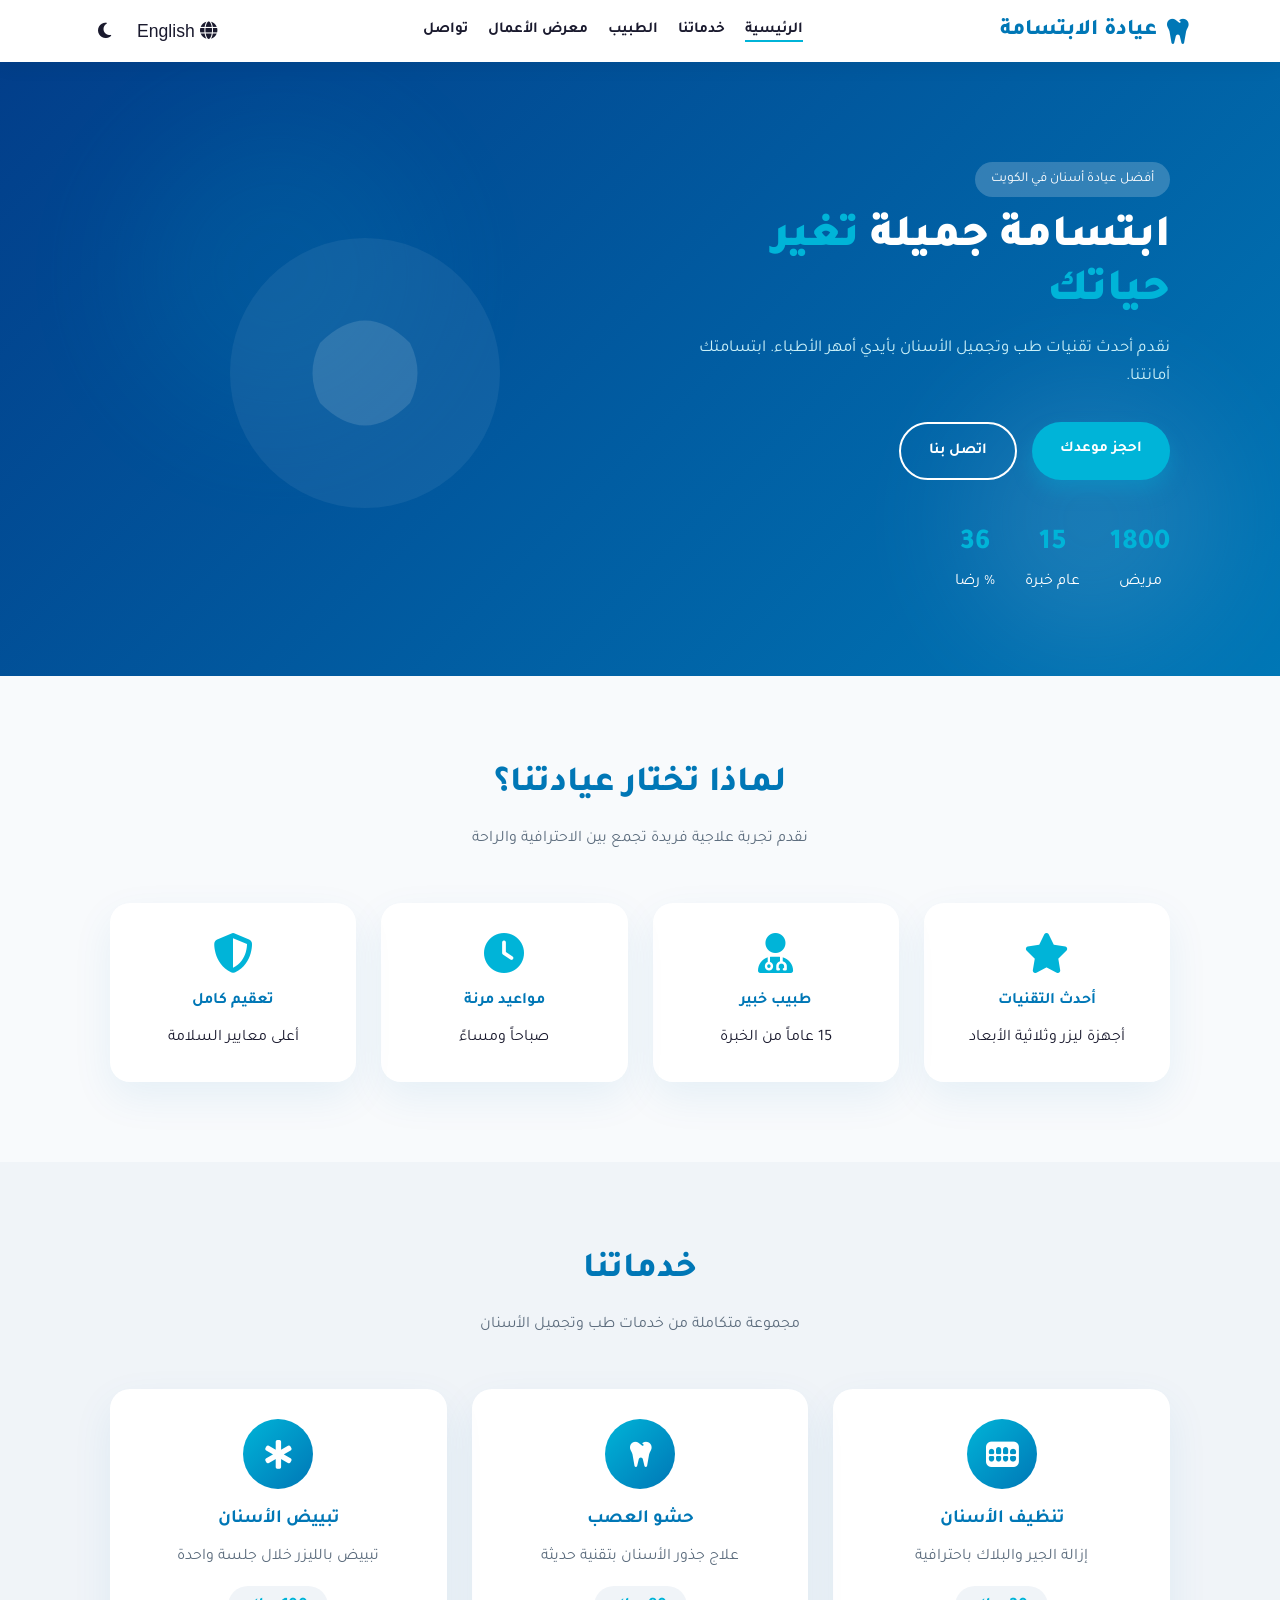
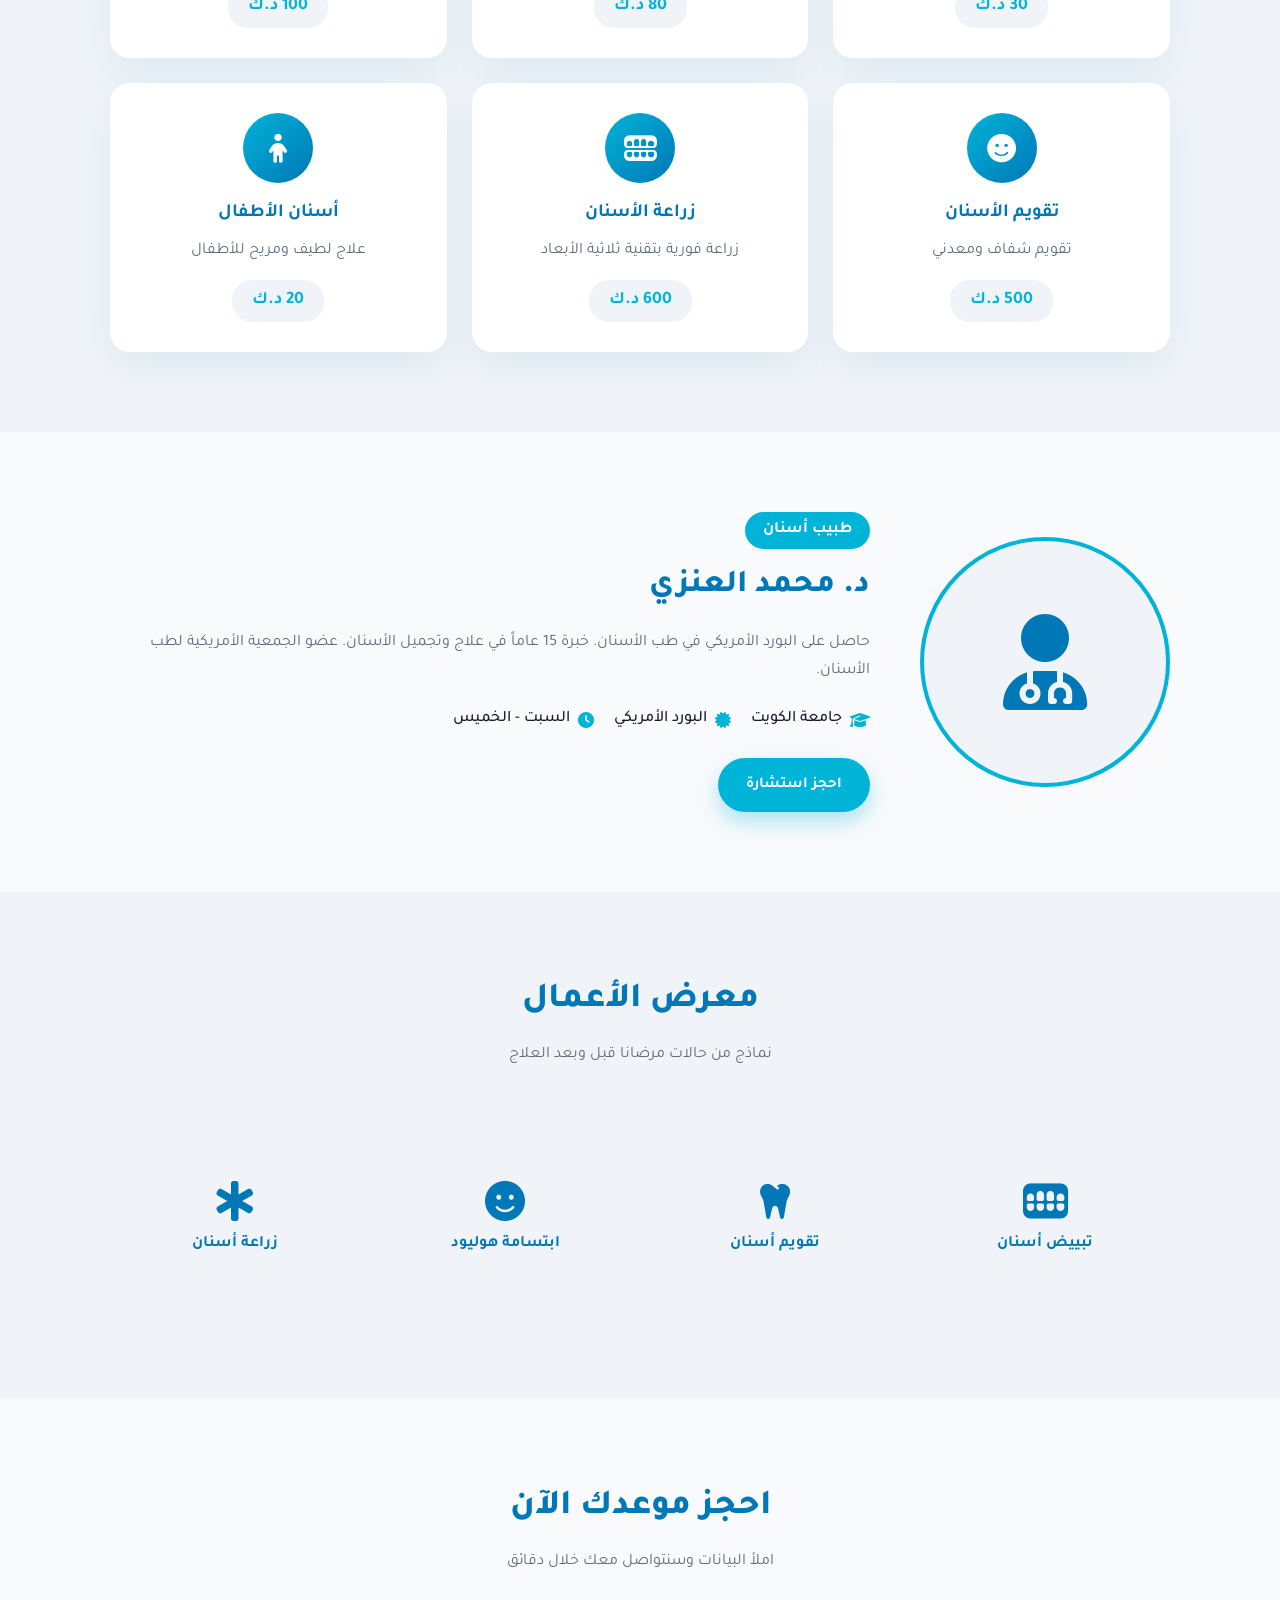
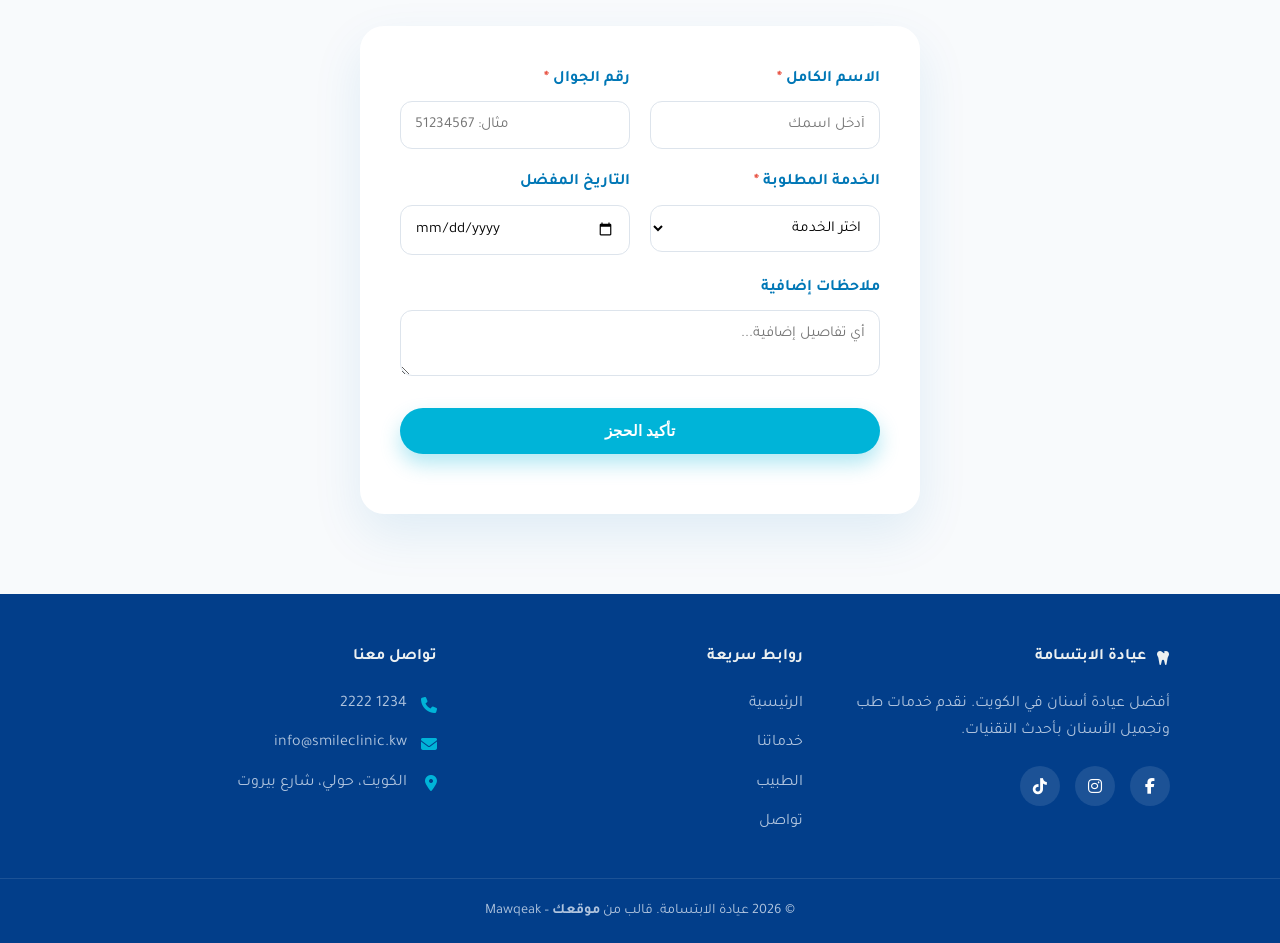
<file: index.html>
<!DOCTYPE html>
<html lang="ar" dir="rtl">
<head>
    <meta charset="UTF-8">
    <meta name="viewport" content="width=device-width, initial-scale=1.0">
    <title>عيادة الابتسامة لطب الأسنان | الكويت</title>
    <link rel="icon" type="image/svg+xml" href="data:image/svg+xml,%3Csvg xmlns='http://www.w3.org/2000/svg' viewBox='0 0 100 100'%3E%3Crect width='100' height='100' rx='20' fill='%230077b6'/%3E%3Cpath d='M40 25 Q55 10 70 25 L75 45 Q55 65 40 45Z' fill='%2300b4d8'/%3E%3Ccircle cx='55' cy='35' r='5' fill='%23fff'/%3E%3C/svg%3E">
    <link href="https://fonts.googleapis.com/css2?family=Tajawal:wght@300;400;500;700;800;900&family=Poppins:wght@300;400;500;600;700&display=swap" rel="stylesheet">
    <link rel="stylesheet" href="https://cdnjs.cloudflare.com/ajax/libs/font-awesome/6.5.0/css/all.min.css">
    <link href="https://unpkg.com/aos@2.3.1/dist/aos.css" rel="stylesheet">
    <link rel="stylesheet" href="css/style.css">
    <link rel="stylesheet" href="css/dark-mode.css" id="dark-mode-css" disabled>
</head>
<body>
    <!-- HEADER -->
    <header class="header" id="header">
        <div class="container header-container">
            <a href="#home" class="logo">
                <i class="fas fa-tooth"></i>
                <span data-i18n="brand_name">عيادة الابتسامة</span>
            </a>
            <nav class="nav-menu" id="navMenu">
                <ul class="nav-list">
                    <li><a href="#home" class="active" data-i18n="nav_home">الرئيسية</a></li>
                    <li><a href="#services" data-i18n="nav_services">خدماتنا</a></li>
                    <li><a href="#doctor" data-i18n="nav_doctor">الطبيب</a></li>
                    <li><a href="#gallery" data-i18n="nav_gallery">معرض الأعمال</a></li>
                    <li><a href="#contact" data-i18n="nav_contact">تواصل</a></li>
                </ul>
            </nav>
            <div class="header-actions">
                <button id="langToggle" class="icon-btn"><i class="fas fa-globe"></i> <span>English</span></button>
                <button id="darkModeToggle" class="icon-btn"><i class="fas fa-moon"></i></button>
            </div>
        </div>
    </header>

    <!-- HERO -->
    <section class="hero" id="home">
        <div class="hero-bg">
            <div class="glow-circle circle1"></div>
            <div class="glow-circle circle2"></div>
        </div>
        <div class="container hero-content">
            <div class="hero-text" data-aos="fade-left">
                <span class="hero-badge" data-i18n="hero_badge">أفضل عيادة أسنان في الكويت</span>
                <h1><span data-i18n="hero_title1">ابتسامة جميلة</span> <span class="accent" data-i18n="hero_title2">تغير حياتك</span></h1>
                <p data-i18n="hero_desc">نقدم أحدث تقنيات طب وتجميل الأسنان بأيدي أمهر الأطباء. ابتسامتك أمانتنا.</p>
                <div class="hero-btns">
                    <a href="#contact" class="btn btn-primary" data-i18n="hero_btn1">احجز موعدك</a>
                    <a href="tel:22221234" class="btn btn-outline" data-i18n="hero_btn2">اتصل بنا</a>
                </div>
                <div class="hero-stats">
                    <div><span class="counter" data-target="5000">0</span> <span data-i18n="stat_patients">مريض</span></div>
                    <div><span class="counter" data-target="15">0</span> <span data-i18n="stat_years">عام خبرة</span></div>
                    <div><span class="counter" data-target="98">0</span><span>%</span> <span data-i18n="stat_satisfaction">رضا</span></div>
                </div>
            </div>
            <div class="hero-visual" data-aos="fade-right">
                <img src="data:image/svg+xml,%3Csvg xmlns='http://www.w3.org/2000/svg' viewBox='0 0 400 400'%3E%3Ccircle cx='200' cy='200' r='180' fill='%23ffffff10'/%3E%3Cpath d='M140 160 Q200 100 260 160 Q280 200 260 240 Q200 300 140 240 Q120 200 140 160Z' fill='%23ffffff20'/%3E%3C/svg%3E" alt="Dental">
            </div>
        </div>
    </section>

    <!-- WHY US -->
    <section class="section" id="why">
        <div class="container">
            <div class="section-header" data-aos="fade-up">
                <h2 data-i18n="why_title">لماذا تختار عيادتنا؟</h2>
                <p data-i18n="why_sub">نقدم تجربة علاجية فريدة تجمع بين الاحترافية والراحة</p>
            </div>
            <div class="why-grid">
                <div class="why-card" data-aos="zoom-in"><i class="fas fa-star"></i><h4 data-i18n="why1_title">أحدث التقنيات</h4><p data-i18n="why1_desc">أجهزة ليزر وثلاثية الأبعاد</p></div>
                <div class="why-card" data-aos="zoom-in" data-aos-delay="100"><i class="fas fa-user-md"></i><h4 data-i18n="why2_title">طبيب خبير</h4><p data-i18n="why2_desc">15 عاماً من الخبرة</p></div>
                <div class="why-card" data-aos="zoom-in" data-aos-delay="200"><i class="fas fa-clock"></i><h4 data-i18n="why3_title">مواعيد مرنة</h4><p data-i18n="why3_desc">صباحاً ومساءً</p></div>
                <div class="why-card" data-aos="zoom-in" data-aos-delay="300"><i class="fas fa-shield-alt"></i><h4 data-i18n="why4_title">تعقيم كامل</h4><p data-i18n="why4_desc">أعلى معايير السلامة</p></div>
            </div>
        </div>
    </section>

    <!-- SERVICES -->
    <section class="section bg-light" id="services">
        <div class="container">
            <div class="section-header" data-aos="fade-up">
                <h2 data-i18n="services_title">خدماتنا</h2>
                <p data-i18n="services_sub">مجموعة متكاملة من خدمات طب وتجميل الأسنان</p>
            </div>
            <div class="services-grid">
                <div class="service-card" data-aos="fade-up"><div class="service-icon"><i class="fas fa-teeth"></i></div><h3 data-i18n="srv1_title">تنظيف الأسنان</h3><p data-i18n="srv1_desc">إزالة الجير والبلاك باحترافية</p><span class="service-price">30 د.ك</span></div>
                <div class="service-card" data-aos="fade-up" data-aos-delay="100"><div class="service-icon"><i class="fas fa-tooth"></i></div><h3 data-i18n="srv2_title">حشو العصب</h3><p data-i18n="srv2_desc">علاج جذور الأسنان بتقنية حديثة</p><span class="service-price">80 د.ك</span></div>
                <div class="service-card" data-aos="fade-up" data-aos-delay="200"><div class="service-icon"><i class="fas fa-star-of-life"></i></div><h3 data-i18n="srv3_title">تبييض الأسنان</h3><p data-i18n="srv3_desc">تبييض بالليزر خلال جلسة واحدة</p><span class="service-price">100 د.ك</span></div>
                <div class="service-card" data-aos="fade-up" data-aos-delay="300"><div class="service-icon"><i class="fas fa-smile"></i></div><h3 data-i18n="srv4_title">تقويم الأسنان</h3><p data-i18n="srv4_desc">تقويم شفاف ومعدني</p><span class="service-price">500 د.ك</span></div>
                <div class="service-card" data-aos="fade-up" data-aos-delay="400"><div class="service-icon"><i class="fas fa-teeth-open"></i></div><h3 data-i18n="srv5_title">زراعة الأسنان</h3><p data-i18n="srv5_desc">زراعة فورية بتقنية ثلاثية الأبعاد</p><span class="service-price">600 د.ك</span></div>
                <div class="service-card" data-aos="fade-up" data-aos-delay="500"><div class="service-icon"><i class="fas fa-child"></i></div><h3 data-i18n="srv6_title">أسنان الأطفال</h3><p data-i18n="srv6_desc">علاج لطيف ومريح للأطفال</p><span class="service-price">20 د.ك</span></div>
            </div>
        </div>
    </section>

    <!-- DOCTOR -->
    <section class="section" id="doctor">
        <div class="container doctor-container">
            <div class="doctor-image" data-aos="fade-left">
                <div class="doctor-avatar-large"><i class="fas fa-user-md"></i></div>
            </div>
            <div class="doctor-info" data-aos="fade-right">
                <span class="doctor-specialty" data-i18n="doc_specialty">طبيب أسنان</span>
                <h2 data-i18n="doc_name">د. محمد العنزي</h2>
                <p data-i18n="doc_desc">حاصل على البورد الأمريكي في طب الأسنان. خبرة 15 عاماً في علاج وتجميل الأسنان. عضو الجمعية الأمريكية لطب الأسنان.</p>
                <div class="doctor-meta">
                    <div><i class="fas fa-graduation-cap"></i> <span data-i18n="doc_edu">جامعة الكويت</span></div>
                    <div><i class="fas fa-certificate"></i> <span data-i18n="doc_board">البورد الأمريكي</span></div>
                    <div><i class="fas fa-clock"></i> <span data-i18n="doc_hours">السبت - الخميس</span></div>
                </div>
                <a href="#contact" class="btn btn-primary" data-i18n="doc_btn">احجز استشارة</a>
            </div>
        </div>
    </section>

    <!-- GALLERY -->
    <section class="section bg-light" id="gallery">
        <div class="container">
            <div class="section-header" data-aos="fade-up">
                <h2 data-i18n="gallery_title">معرض الأعمال</h2>
                <p data-i18n="gallery_sub">نماذج من حالات مرضانا قبل وبعد العلاج</p>
            </div>
            <div class="gallery-grid">
                <div class="gallery-item" data-aos="zoom-in"><div class="gallery-placeholder"><i class="fas fa-teeth"></i><span data-i18n="gal1">تبييض أسنان</span></div></div>
                <div class="gallery-item" data-aos="zoom-in" data-aos-delay="100"><div class="gallery-placeholder"><i class="fas fa-tooth"></i><span data-i18n="gal2">تقويم أسنان</span></div></div>
                <div class="gallery-item" data-aos="zoom-in" data-aos-delay="200"><div class="gallery-placeholder"><i class="fas fa-smile"></i><span data-i18n="gal3">ابتسامة هوليود</span></div></div>
                <div class="gallery-item" data-aos="zoom-in" data-aos-delay="300"><div class="gallery-placeholder"><i class="fas fa-star-of-life"></i><span data-i18n="gal4">زراعة أسنان</span></div></div>
            </div>
        </div>
    </section>

<!-- ========== BOOKING ========== -->
<section class="section booking" id="contact">
    <div class="container booking-container">
        <div class="section-header" data-aos="fade-down">
            <h2 data-i18n="book_title">احجز موعدك الآن</h2>
            <p data-i18n="book_sub">املأ البيانات وسنتواصل معك خلال دقائق</p>
        </div>
        <form id="bookingForm" class="booking-form" data-aos="zoom-in">
            <div class="form-row">
                <div class="form-group required-field"><label data-i18n="form_name">الاسم الكامل</label><input type="text" id="name" required placeholder="أدخل اسمك"></div>
                <div class="form-group required-field"><label data-i18n="form_phone">رقم الجوال</label><input type="tel" id="phone" required placeholder="مثال: 51234567"></div>
            </div>
            <div class="form-row">
                <div class="form-group required-field"><label data-i18n="form_service">الخدمة المطلوبة</label><select id="service" required><option value="" data-i18n="select_service">اختر الخدمة</option><option value="cleaning" data-i18n="srv1_title">تنظيف الأسنان</option><option value="root" data-i18n="srv2_title">حشو العصب</option><option value="whitening" data-i18n="srv3_title">تبييض الأسنان</option><option value="braces" data-i18n="srv4_title">تقويم الأسنان</option><option value="implant" data-i18n="srv5_title">زراعة الأسنان</option><option value="kids" data-i18n="srv6_title">أسنان الأطفال</option></select></div>
                <div class="form-group"><label data-i18n="form_date">التاريخ المفضل</label><input type="date" id="date"></div>
            </div>
            <div class="form-group full"><label data-i18n="form_notes">ملاحظات إضافية</label><textarea id="notes" rows="2" placeholder="أي تفاصيل إضافية..."></textarea></div>
            <button type="button" class="btn btn-primary btn-block" data-i18n="form_submit" onclick="openPaymentModal()">تأكيد الحجز</button>
            <div id="formFeedback" class="form-feedback"></div>
        </form>
    </div>
</section>

<!-- ========== مودال طرق الدفع ========== -->
<div class="modal" id="paymentModal">
    <div class="modal-content payment-modal-content">
        <span class="modal-close" onclick="document.getElementById('paymentModal').classList.remove('active')">&times;</span>
        <h2 data-i18n="payment_modal_title">اختر طريقة الدفع</h2>
        <div class="payment-options-modal" id="paymentOptionsModal">
            <button class="payment-option-btn" id="btnCod" onclick="selectPayment('cod')">
                <i class="fas fa-hand-holding-usd"></i>
                <span data-i18n="payment_cod">دفع عند الاستلام</span>
            </button>
            <button class="payment-option-btn" id="btnBank" onclick="selectPayment('bank')">
                <i class="fas fa-university"></i>
                <span data-i18n="payment_bank">تحويل بنكي</span>
            </button>
        </div>
        <div id="bankSection" style="display: none;">
            <div class="bank-info-box">
                <h4 data-i18n="bank_details_title">معلومات الحساب البنكي</h4>
                <div class="bank-info-grid">
                    <div class="bank-info-item"><i class="fas fa-building-columns"></i> <span data-i18n="bank_name">بنك الكويت الوطني</span></div>
                    <div class="bank-info-item"><i class="fas fa-user"></i> <span>عيادة الابتسامة</span></div>
                    <div class="bank-info-item"><i class="fas fa-hashtag"></i> <span data-i18n="bank_account">رقم الحساب: 1234567890</span></div>
                    <div class="bank-info-item"><i class="fas fa-barcode"></i> <span data-i18n="bank_iban">IBAN: KW12345678901234567890</span></div>
                </div>
                <div class="upload-section">
                    <label data-i18n="upload_label">ارفع صورة إيصال التحويل</label>
                    <div class="upload-area" id="uploadArea">
                        <input type="file" id="receiptFile" accept="image/*" hidden>
                        <i class="fas fa-cloud-upload-alt"></i>
                        <span data-i18n="upload_placeholder">اضغط أو اسحب الصورة هنا</span>
                        <img id="previewImage" style="display: none; max-width: 100%; max-height: 200px; margin-top: 10px; border-radius: 12px;">
                    </div>
                </div>
            </div>
        </div>
        <div id="modalActions" style="display: none; text-align: center; margin-top: 20px;">
            <button class="btn btn-primary" onclick="submitBooking()" data-i18n="confirm_booking">تأكيد وإرسال الحجز</button>
        </div>
        <div id="modalFeedback" class="form-feedback" style="margin-top: 15px;"></div>
    </div>
</div>

    <!-- FOOTER -->
    <footer class="footer">
        <div class="container footer-grid">
            <div class="footer-col">
                <h4><i class="fas fa-tooth"></i> <span data-i18n="brand_name">عيادة الابتسامة</span></h4>
                <p data-i18n="footer_about">أفضل عيادة أسنان في الكويت. نقدم خدمات طب وتجميل الأسنان بأحدث التقنيات.</p>
                <div class="social-links">
                    <a href="#"><i class="fab fa-facebook-f"></i></a>
                    <a href="#"><i class="fab fa-instagram"></i></a>
                    <a href="#"><i class="fab fa-tiktok"></i></a>
                </div>
            </div>
            <div class="footer-col">
                <h4 data-i18n="quick_links">روابط سريعة</h4>
                <ul>
                    <li><a href="#home" data-i18n="nav_home">الرئيسية</a></li>
                    <li><a href="#services" data-i18n="nav_services">خدماتنا</a></li>
                    <li><a href="#doctor" data-i18n="nav_doctor">الطبيب</a></li>
                    <li><a href="#contact" data-i18n="nav_contact">تواصل</a></li>
                </ul>
            </div>
            <div class="footer-col">
                <h4 data-i18n="contact_us">تواصل معنا</h4>
                <ul class="contact-info">
                    <li><i class="fas fa-phone"></i> <span dir="ltr">2222 1234</span></li>
                    <li><i class="fas fa-envelope"></i> <span>info@smileclinic.kw</span></li>
                    <li><i class="fas fa-map-marker-alt"></i> <span data-i18n="address">الكويت، حولي، شارع بيروت</span></li>
                </ul>
            </div>
        </div>
        <div class="footer-bottom">
            <p data-i18n="copyright">© 2026 عيادة الابتسامة. قالب من <strong>موقعك</strong> – Mawqeak</p>
        </div>
    </footer>

    <!-- BOTTOM NAV MOBILE -->
    <nav class="bottom-nav" id="bottomNav">
        <a href="#home" class="bottom-nav-item active"><i class="fas fa-home"></i><span data-i18n="nav_home">الرئيسية</span></a>
        <a href="#services" class="bottom-nav-item"><i class="fas fa-teeth"></i><span data-i18n="nav_services">خدمات</span></a>
        <a href="#doctor" class="bottom-nav-item"><i class="fas fa-user-md"></i><span data-i18n="nav_doctor">الطبيب</span></a>
        <a href="#contact" class="bottom-nav-item"><i class="fas fa-calendar-check"></i><span data-i18n="nav_contact">حجز</span></a>
    </nav>

    <script src="https://unpkg.com/aos@2.3.1/dist/aos.js"></script>
    <script src="js/lang.js"></script>
    <script src="js/main.js"></script>
</body>
</html>
</file>
<file: css/style.css>
/* ========== Variables ========== */
:root {
    --primary: #0077b6;
    --primary-dark: #023e8a;
    --accent: #00b4d8;
    --accent-hover: #0096c7;
    --bg: #f8fafc;
    --bg-secondary: #f0f4f8;
    --text: #1a1a2e;
    --text-light: #5d6d7e;
    --card-bg: #ffffff;
    --card-shadow: 0 15px 40px rgba(0,119,182,0.08);
    --header-bg: rgba(255,255,255,0.9);
    --radius: 20px;
    --transition: 0.3s ease;
}
html
{
    scroll-behavior: smooth;
}
* { margin:0; padding:0; box-sizing:border-box; }
body { font-family: 'Tajawal', sans-serif; background: var(--bg); color: var(--text); line-height:1.7; }
.container { max-width:1100px; margin:0 auto; padding:0 20px; }
a { text-decoration:none; color:inherit; }
img { max-width:100%; }

/* Header */
.header { background: var(--header-bg); backdrop-filter: blur(15px); box-shadow:0 5px 20px rgba(0,0,0,0.05); position:sticky; top:0; z-index:1000; transition: transform 0.4s ease; }
.header-hidden { transform: translateY(-100%); }
.header-container { display:flex; align-items:center; justify-content:space-between; padding:12px 0; }
.logo { display:flex; align-items:center; gap:8px; font-size:1.4rem; font-weight:800; color:var(--primary); }
.logo i { font-size:1.8rem; }
.nav-list { display:flex; gap:20px; list-style:none; }
.nav-list a { font-weight:600; color:var(--text); padding-bottom:5px; position:relative; font-size:0.95rem; }
.nav-list a::after { content:''; position:absolute; bottom:0; left:0; width:0; height:2px; background:var(--accent); transition:width var(--transition); }
.nav-list a:hover::after, .nav-list a.active::after { width:100%; }
.header-actions { display:flex; align-items:center; gap:10px; }
.icon-btn { background:transparent; border:none; font-size:1.1rem; cursor:pointer; color:var(--text); padding:8px; border-radius:50%; transition:background var(--transition); }
.icon-btn:hover { background:rgba(0,119,182,0.1); color:var(--accent); }

/* Hero */
.hero { background: linear-gradient(135deg, #023e8a, #0077b6); color:#fff; padding:100px 0 80px; position:relative; overflow:hidden; }
.hero-bg { position:absolute; top:0; left:0; width:100%; height:100%; z-index:0; }
.glow-circle { position:absolute; border-radius:50%; filter:blur(60px); opacity:0.1; }
.circle1 { width:300px; height:300px; background:var(--accent); top:10%; left:10%; }
.circle2 { width:250px; height:250px; background:#fff; bottom:5%; right:5%; }
.hero-content { position:relative; z-index:1; display:flex; align-items:center; gap:40px; }
.hero-text { flex:1; }
.hero-badge { display:inline-block; background:rgba(255,255,255,0.2); padding:6px 16px; border-radius:20px; font-size:0.85rem; margin-bottom:15px; }
.hero-text h1 { font-size:2.8rem; font-weight:900; line-height:1.2; margin-bottom:15px; }
.hero-text .accent { color:var(--accent); }
.hero-text p { font-size:1.05rem; color:#caf0f8; margin-bottom:30px; }
.hero-btns { display:flex; gap:15px; flex-wrap:wrap; }
.btn { display:inline-block; padding:14px 28px; border-radius:50px; font-weight:700; text-align:center; transition:var(--transition); cursor:pointer; border:none; font-size:0.95rem; }
.btn-primary { background:var(--accent); color:#fff; box-shadow:0 10px 20px rgba(0,180,216,0.3); }
.btn-primary:hover { background:var(--accent-hover); transform:translateY(-2px); }
.btn-outline { border:2px solid #fff; color:#fff; background:transparent; }
.btn-outline:hover { background:#fff; color:var(--primary); }
.btn-block { width:100%; }
.hero-stats { display:flex; gap:30px; margin-top:40px; }
.hero-stats div { text-align:center; }
.hero-stats span:first-child { display:block; font-size:1.8rem; font-weight:800; color:var(--accent); }
.hero-visual { flex:1; text-align:center; }
.hero-visual img { max-width:300px; }

/* Sections */
.section { padding:80px 0; }
.bg-light { background:var(--bg-secondary); }
.section-header { text-align:center; margin-bottom:50px; }
.section-header h2 { font-size:2.2rem; font-weight:800; color:var(--primary); margin-bottom:10px; }
.section-header p { color:var(--text-light); max-width:600px; margin:0 auto; }

/* Why Us */
.why-grid { display:grid; grid-template-columns:repeat(auto-fit, minmax(220px,1fr)); gap:25px; }
.why-card { background:var(--card-bg); border-radius:var(--radius); padding:30px 20px; text-align:center; box-shadow:var(--card-shadow); transition:var(--transition); }
.why-card:hover { transform:translateY(-8px); box-shadow:0 25px 50px rgba(0,119,182,0.15); }
.why-card i { font-size:2.5rem; color:var(--accent); margin-bottom:15px; }
.why-card h4 { color:var(--primary); margin-bottom:10px; }

/* Services */
.services-grid { display:grid; grid-template-columns:repeat(auto-fit, minmax(280px,1fr)); gap:25px; }
.service-card { background:var(--card-bg); border-radius:var(--radius); padding:30px; text-align:center; box-shadow:var(--card-shadow); transition:var(--transition); position:relative; }
.service-card:hover { transform:translateY(-8px); box-shadow:0 25px 50px rgba(0,119,182,0.15); }
.service-icon { width:70px; height:70px; border-radius:50%; background:linear-gradient(135deg, var(--accent), var(--primary)); display:flex; align-items:center; justify-content:center; margin:0 auto 15px; font-size:1.8rem; color:#fff; }
.service-card h3 { color:var(--primary); margin-bottom:8px; }
.service-card p { color:var(--text-light); margin-bottom:15px; }
.service-price { display:inline-block; padding:6px 20px; border-radius:20px; background:var(--bg-secondary); color:var(--accent); font-weight:700; font-size:1.1rem; }

/* Doctor */
.doctor-container { display:flex; align-items:center; gap:50px; flex-wrap:wrap; }
.doctor-image { flex:0 0 250px; text-align:center; }
.doctor-avatar-large { width:250px; height:250px; border-radius:50%; background:var(--bg-secondary); display:flex; align-items:center; justify-content:center; font-size:6rem; color:var(--primary); border:4px solid var(--accent); }
.doctor-info { flex:1; min-width:280px; }
.doctor-specialty { display:inline-block; padding:5px 18px; border-radius:20px; background:var(--accent); color:#fff; font-weight:600; margin-bottom:10px; }
.doctor-info h2 { font-size:2rem; font-weight:800; color:var(--primary); margin-bottom:15px; }
.doctor-info p { color:var(--text-light); margin-bottom:20px; line-height:1.8; }
.doctor-meta { display:flex; gap:20px; flex-wrap:wrap; margin-bottom:25px; }
.doctor-meta div { display:flex; align-items:center; gap:8px; font-weight:500; color:var(--text); }
.doctor-meta i { color:var(--accent); }

/* Gallery */
.gallery-grid { display:grid; grid-template-columns:repeat(auto-fit, minmax(220px,1fr)); gap:20px; }
.gallery-item { border-radius:var(--radius); overflow:hidden; transition:var(--transition); }
.gallery-item:hover { transform:scale(1.05); }
.gallery-placeholder { height:200px; background:var(--bg-secondary); display:flex; flex-direction:column; align-items:center; justify-content:center; gap:10px; border-radius:var(--radius); font-size:2.5rem; color:var(--primary); }
.gallery-placeholder span { font-size:1rem; font-weight:600; }

/* Booking */
.booking-container { max-width:600px; margin:0 auto; }
.booking-form { background:var(--card-bg); border-radius:24px; padding:40px; box-shadow:0 20px 50px rgba(0,119,182,0.1); }
.form-row { display:grid; grid-template-columns:1fr 1fr; gap:20px; }
.form-group { margin-bottom:20px; }
.form-group.full { grid-column:span 2; }
.form-group label { font-weight:600; display:block; margin-bottom:8px; color:var(--primary); }
.form-group input, .form-group select, .form-group textarea { width:100%; padding:14px; border:1px solid #dde4ec; border-radius:12px; font-family:inherit; font-size:0.95rem; background:#fff; transition:border var(--transition); }
.form-group input:focus, .form-group select:focus, .form-group textarea:focus { border-color:var(--accent); outline:none; }
.required-field label::after { content:" *"; color:#e74c3c; }
.form-feedback { text-align:center; margin-top:20px; font-weight:600; }

/* Footer */
.footer { background:var(--primary-dark); color:#ecf0f1; padding:50px 0 20px; }
.footer-grid { display:grid; grid-template-columns:repeat(auto-fit, minmax(220px,1fr)); gap:40px; margin-bottom:30px; }
.footer-col h4 { margin-bottom:20px; display:flex; align-items:center; gap:10px; }
.footer-col p { color:#b0c4de; margin-bottom:20px; }
.social-links { display:flex; gap:15px; }
.social-links a { width:40px; height:40px; border-radius:50%; background:rgba(255,255,255,0.1); display:flex; align-items:center; justify-content:center; color:#fff; transition:var(--transition); }
.social-links a:hover { background:var(--accent); transform:scale(1.1); }
.footer-col ul { list-style:none; }
.footer-col li { margin-bottom:12px; display:flex; align-items:center; gap:10px; color:#b0c4de; }
.footer-col li i { color:var(--accent); width:20px; }
.footer-bottom { text-align:center; padding-top:20px; border-top:1px solid rgba(255,255,255,0.1); font-size:0.9rem; color:#b0c4de; }

/* Bottom Nav Mobile */
.bottom-nav { display:none; position:fixed; bottom:0; left:0; width:100%; background:var(--card-bg); box-shadow:0 -5px 20px rgba(0,0,0,0.1); z-index:999; justify-content:space-around; padding:10px 0; transition: transform 0.4s ease; }
.bottom-nav-hidden { transform: translateY(100%); }
.bottom-nav-item { display:flex; flex-direction:column; align-items:center; gap:4px; color:var(--text-light); font-size:0.75rem; font-weight:500; text-decoration:none; }
.bottom-nav-item i { font-size:1.2rem; }
.bottom-nav-item.active { color:var(--accent); font-weight:700; }

/* ========== Payment Modal ========== */
.modal { display:none; position:fixed; z-index:2000; left:0; top:0; width:100%; height:100%; background:rgba(0,0,0,0.6); backdrop-filter:blur(5px); justify-content:center; align-items:center; }
.modal.active { display:flex; }
.payment-modal-content { max-width:500px; max-height:85vh; overflow-y:auto; background:var(--card-bg); border-radius:24px; padding:30px; }
.payment-modal-content::-webkit-scrollbar { width:5px; }
.payment-modal-content::-webkit-scrollbar-thumb { background:var(--accent); border-radius:10px; }
.payment-modal-content h2 { text-align:center; margin-bottom:20px; color:var(--primary); font-weight:800; }
.modal-close { position:absolute; top:15px; right:20px; font-size:1.8rem; cursor:pointer; color:var(--text-light); }
.payment-options-modal { display:flex; gap:15px; margin-bottom:10px; }
.payment-option-btn { flex:1; padding:25px 15px; border:2px solid #dde4ec; border-radius:16px; background:var(--card-bg); cursor:pointer; text-align:center; font-weight:700; font-size:1rem; color:var(--text); transition:var(--transition); display:flex; flex-direction:column; align-items:center; gap:10px; }
.payment-option-btn i { font-size:2rem; color:var(--accent); }
.payment-option-btn:hover { border-color:var(--accent); }
.payment-option-btn.selected { border-color:var(--accent); background:rgba(0,180,216,0.05); }
#bankSection { margin-top:20px; }
.bank-info-box { background:var(--bg-secondary); border-radius:16px; padding:25px; }
.bank-info-box h4 { color:var(--primary); margin-bottom:15px; text-align:center; font-weight:700; }
.bank-info-grid { display:grid; grid-template-columns:1fr 1fr; gap:10px; margin-bottom:20px; }
.bank-info-item { background:var(--card-bg); padding:12px 15px; border-radius:12px; display:flex; align-items:center; gap:10px; font-size:0.9rem; font-weight:500; }
.bank-info-item i { color:var(--accent); width:20px; }
.upload-section { text-align:center; margin-top:15px; }
.upload-section label { font-weight:600; display:block; margin-bottom:10px; color:var(--primary); }
.upload-area { border:2px dashed var(--accent); border-radius:16px; padding:25px; cursor:pointer; transition:var(--transition); }
.upload-area:hover { background:rgba(0,180,216,0.05); }
.upload-area i { font-size:2rem; color:var(--accent); display:block; margin-bottom:10px; }
.upload-area span { font-size:0.85rem; color:var(--text-light); }
#modalFeedback { text-align:center; margin-top:15px; font-weight:600; }

/* Responsive */
@media (max-width:992px) {
    .hero-content { flex-direction:column-reverse; text-align:center; }
    .hero-text h1 { font-size:2.2rem; }
    .hero-stats { justify-content:center; }
    .doctor-container { flex-direction:column; text-align:center; }
    .doctor-meta { justify-content:center; }
}
@media (max-width:768px) {
    .nav-list { display:none !important; }
    .header-actions { gap:5px; }
    .hero { padding:80px 0 60px; }
    .hero-text h1 { font-size:1.8rem; }
    .form-row { grid-template-columns:1fr; }
    .form-group.full { grid-column:span 1; }
    .bottom-nav { display:flex; }
    body { padding-bottom:70px; }
    .section { padding:50px 0; }
    .payment-options-modal { flex-direction:column; }
    .bank-info-grid { grid-template-columns:1fr; }
}
</file>
<file: css/dark-mode.css>
body.dark {
    --bg: #0f172a;
    --bg-secondary: #1e293b;
    --text: #e2e8f0;
    --text-light: #94a3b8;
    --card-bg: #1e293b;
    --card-shadow: 0 15px 30px rgba(0,0,0,0.3);
    --header-bg: rgba(15,23,42,0.9);
}
body.dark .btn-outline { border-color: var(--accent); color: var(--accent); }
body.dark .btn-outline:hover { background: var(--accent); color: #000; }
body.dark .service-card, body.dark .why-card, body.dark .booking-form { background: var(--card-bg); }
body.dark .gallery-placeholder { background: var(--bg-secondary); }
body.dark .doctor-avatar-large { background: var(--bg-secondary); }
body.dark .service-price { background: var(--bg-secondary); }
</file>
